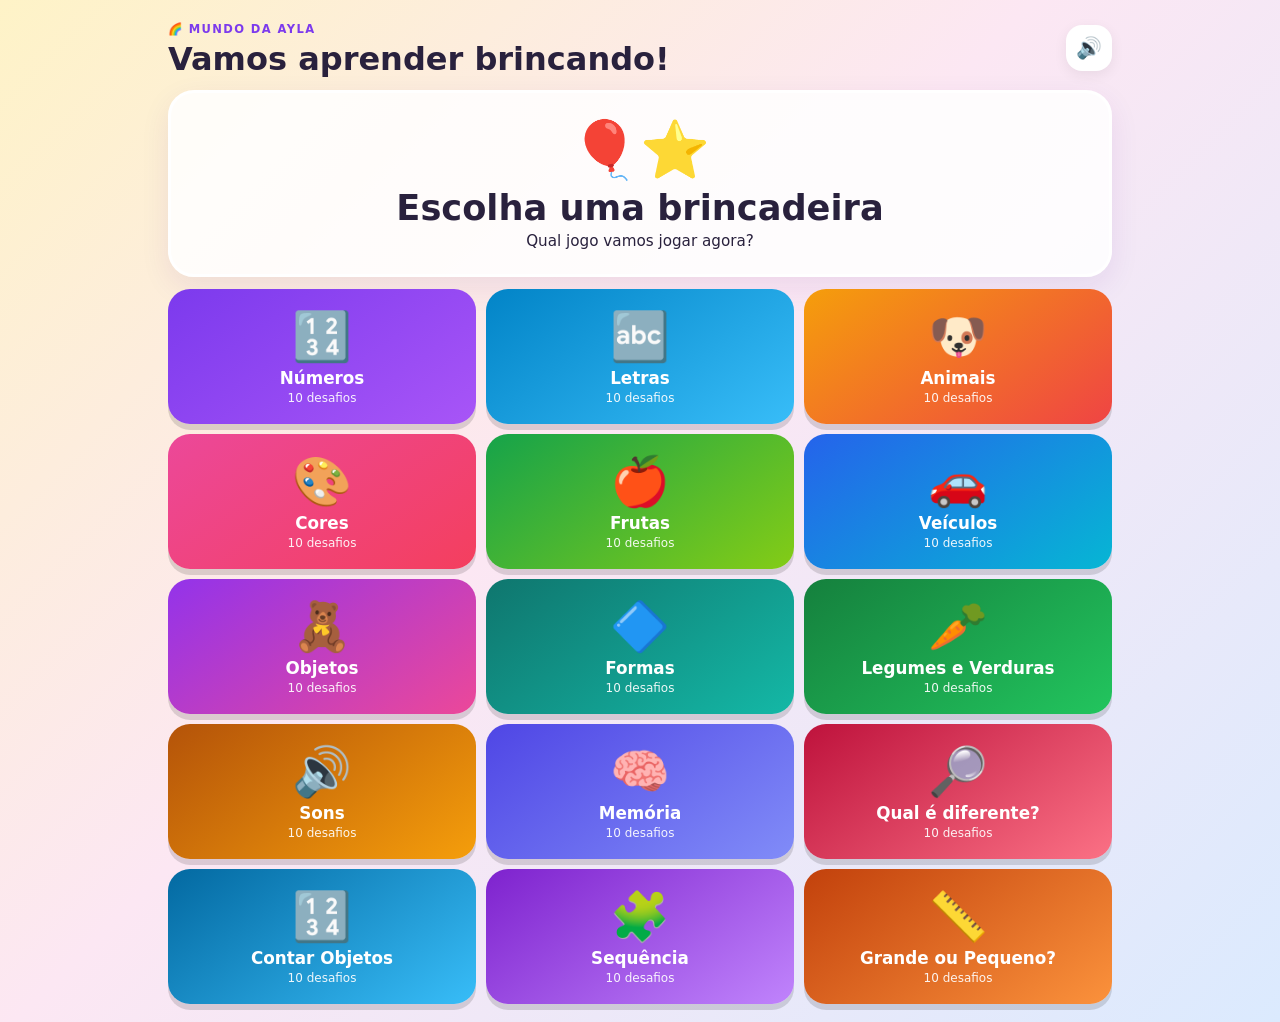
<file: index.html>
<!doctype html>
<html lang="pt-BR">
<head><meta charset="UTF-8"><meta name="viewport" content="width=device-width,initial-scale=1"><meta name="theme-color" content="#7c3aed"><title>Brincar — Mundo da Ayla</title><link rel="stylesheet" href="style.css?v=20260905"></head>
<body><main class="app"><header class="topbar"><div><span class="eyebrow">🌈 MUNDO DA AYLA</span><h1>Vamos aprender brincando!</h1></div><button class="sound-btn" id="soundBtn">🔊</button></header>
<section id="menu" class="screen active"><div class="hero-card"><div class="hero-emoji">🎈⭐</div><h2>Escolha uma brincadeira</h2><p>Qual jogo vamos jogar agora?</p></div><div class="game-menu" id="gameMenu"></div></section>
<section id="game" class="screen"><button class="back-btn" id="backBtn">← Voltar aos jogos</button><div class="progress-wrap"><div id="progress" class="progress"></div></div><div class="question-card"><div id="questionIcon" class="question-icon">🎮</div><p id="question"></p><button id="repeatBtn" class="repeat-btn">🔊 Ouvir de novo</button></div><div id="visual" class="visual"></div><div id="options" class="options"></div><div id="feedback" class="feedback" aria-live="polite"></div></section></main><script src="app.js?v=20260905"></script><script src="speech-fix.js?v=20260905"></script></body></html>
</file>
<file: style.css>
*{box-sizing:border-box}html,body{margin:0;min-height:100%;font-family:system-ui,-apple-system,BlinkMacSystemFont,"Segoe UI",sans-serif;background:linear-gradient(135deg,#fef3c7,#fce7f3 45%,#dbeafe);color:#29213d}body{min-height:100dvh}.app{width:min(980px,100%);min-height:100dvh;margin:auto;padding:clamp(8px,2vw,18px);display:flex;flex-direction:column}.topbar{display:flex;justify-content:space-between;align-items:center;gap:12px}.eyebrow{font-size:.72rem;font-weight:900;letter-spacing:.12em;color:#7c3aed}.topbar h1{margin:3px 0 0;font-size:clamp(1.15rem,4vw,2rem)}button{font:inherit;cursor:pointer;border:0}.sound-btn,.back-btn,.repeat-btn{background:#fff;border-radius:16px;box-shadow:0 4px 14px #0001}.sound-btn{width:46px;height:46px;font-size:1.3rem}.screen{display:none}.screen.active{display:flex;flex-direction:column;flex:1}.hero-card,.question-card{background:#ffffffdd;border:3px solid #fff;border-radius:26px;text-align:center;box-shadow:0 10px 30px #4c1d9515}.hero-card{padding:clamp(12px,2vw,24px) 14px;margin:12px 0}.hero-emoji{font-size:clamp(2rem,6vw,3.5rem)}.hero-card h2{margin:4px 0;font-size:clamp(1.35rem,5vw,2.2rem)}.hero-card p{margin:0;font-size:.95rem}.game-menu{display:grid;grid-template-columns:repeat(3,1fr);gap:10px;flex:1}.game-card{min-height:clamp(105px,15vh,155px);border-radius:22px;padding:10px 8px;display:flex;flex-direction:column;align-items:center;justify-content:center;gap:3px;color:#fff;box-shadow:0 6px 0 #0002;transition:.12s transform}.game-card:active{transform:translateY(4px);box-shadow:0 3px 0 #0002}.game-icon{font-size:clamp(2rem,5vw,3rem)}.game-card strong{font-size:clamp(.82rem,2.2vw,1.05rem);text-align:center}.game-card small{font-size:.75rem;opacity:.92}.numbers{background:linear-gradient(145deg,#7c3aed,#a855f7)}.letters{background:linear-gradient(145deg,#0284c7,#38bdf8)}.animals{background:linear-gradient(145deg,#f59e0b,#ef4444)}.colors{background:linear-gradient(145deg,#ec4899,#f43f5e)}.fruits{background:linear-gradient(145deg,#16a34a,#84cc16)}.vehicles{background:linear-gradient(145deg,#2563eb,#06b6d4)}.objects{background:linear-gradient(145deg,#9333ea,#ec4899)}.shapes{background:linear-gradient(145deg,#0f766e,#14b8a6)}.vegetables{background:linear-gradient(145deg,#15803d,#22c55e)}.sounds{background:linear-gradient(145deg,#b45309,#f59e0b)}.memory{background:linear-gradient(145deg,#4f46e5,#818cf8)}.different{background:linear-gradient(145deg,#be123c,#fb7185)}.counting{background:linear-gradient(145deg,#0369a1,#38bdf8)}.sequence{background:linear-gradient(145deg,#7e22ce,#c084fc)}.size{background:linear-gradient(145deg,#c2410c,#fb923c)}.back-btn{align-self:flex-start;padding:8px 13px;margin:4px 0 8px;font-weight:800;font-size:.9rem}.progress-wrap{height:9px;background:#fff8;border-radius:99px;overflow:hidden;margin-bottom:8px;flex:none}.progress{height:100%;width:0;background:#7c3aed;border-radius:99px;transition:width .3s}.question-card{padding:10px 10px;flex:none}.question-icon{font-size:clamp(1.6rem,5vw,2.4rem)}.question-card p{font-size:clamp(1.35rem,5.5vw,2.7rem);line-height:1.08;font-weight:900;margin:3px 0 8px}.repeat-btn{padding:7px 12px;font-weight:800;font-size:.82rem}.visual{min-height:clamp(70px,13vh,125px);display:flex;align-items:center;justify-content:center;font-size:clamp(3.5rem,12vw,7rem);margin:clamp(12px,2.5vh,22px) 0 clamp(16px,3vh,28px);padding:4px}.options{display:grid;grid-template-columns:repeat(2,1fr);gap:10px;margin-top:clamp(8px,2vh,16px)}.option{min-height:clamp(85px,15vh,145px);border:4px solid #fff;border-radius:22px;color:#fff;font-size:clamp(2.4rem,9vw,5rem);font-weight:1000;text-shadow:0 3px 0 #0002;box-shadow:0 6px 0 #0002;padding:7px}.option:active{transform:translateY(4px);box-shadow:0 3px 0 #0002}.option:nth-child(1){background:linear-gradient(145deg,#f97316,#fb7185)}.option:nth-child(2){background:linear-gradient(145deg,#10b981,#14b8a6)}.option:nth-child(3){background:linear-gradient(145deg,#3b82f6,#8b5cf6)}.option:nth-child(4){background:linear-gradient(145deg,#f59e0b,#ef4444)}.option.correct{filter:brightness(1.2);animation:pop .45s ease}.option.wrong{animation:shake .35s ease}.option .option-emoji{display:block;font-size:clamp(2.4rem,8vw,4.5rem);line-height:1}.option .option-label{display:block;font-size:clamp(.8rem,2.8vw,1.1rem);margin-top:2px}.size-option .option-label{display:none}.size-option .option-emoji{font-size:clamp(3.8rem,13vw,7rem)}.memory-board{display:grid;grid-template-columns:repeat(4,1fr);gap:clamp(7px,2vw,12px);min-height:0;margin:clamp(10px,2vh,18px) 0}.memory-card{position:relative;min-height:clamp(72px,13vh,120px);border-radius:18px;border:4px solid #fff;background:linear-gradient(145deg,#6366f1,#a78bfa);box-shadow:0 5px 0 #0002;display:flex;align-items:center;justify-content:center;overflow:hidden}.memory-card .memory-back,.memory-card .memory-front{position:absolute;inset:0;display:flex;align-items:center;justify-content:center;font-size:clamp(2rem,8vw,4rem);transition:opacity .18s,transform .18s}.memory-card .memory-front{opacity:0;transform:scale(.7)}.memory-card.flipped{background:#fff}.memory-card.flipped .memory-back{opacity:0}.memory-card.flipped .memory-front{opacity:1;transform:scale(1)}.feedback{min-height:38px;text-align:center;font-size:clamp(.95rem,4vw,1.5rem);line-height:1.1;font-weight:900;padding:6px 3px}.success{font-weight:1000}.error{font-weight:1000}@keyframes pop{50%{transform:scale(1.08)}}@keyframes shake{25%{transform:translateX(-8px)}50%{transform:translateX(8px)}75%{transform:translateX(-5px)}}@media(max-width:700px){.game-menu{grid-template-columns:repeat(2,1fr)}}@media(max-width:400px){.app{padding:7px}.game-menu{gap:7px}.game-card{min-height:105px;border-radius:18px}.options{gap:7px}.option{min-height:88px;border-radius:18px}.visual{min-height:62px}.memory-board{gap:6px}.memory-card{min-height:66px;border-radius:14px;border-width:3px}.feedback{min-height:32px}}@media(max-height:700px){.hero-card{padding:8px;margin:7px 0}.game-card{min-height:82px}.game-icon{font-size:2rem}.game-menu{gap:6px}.question-card{padding:6px}.visual{min-height:55px;margin:10px 0 14px}.options{margin-top:8px}.option{min-height:70px}.memory-board{margin:7px 0;gap:6px}.memory-card{min-height:55px}.feedback{min-height:28px;padding:3px}.back-btn{margin:2px 0 5px}}
</file>
